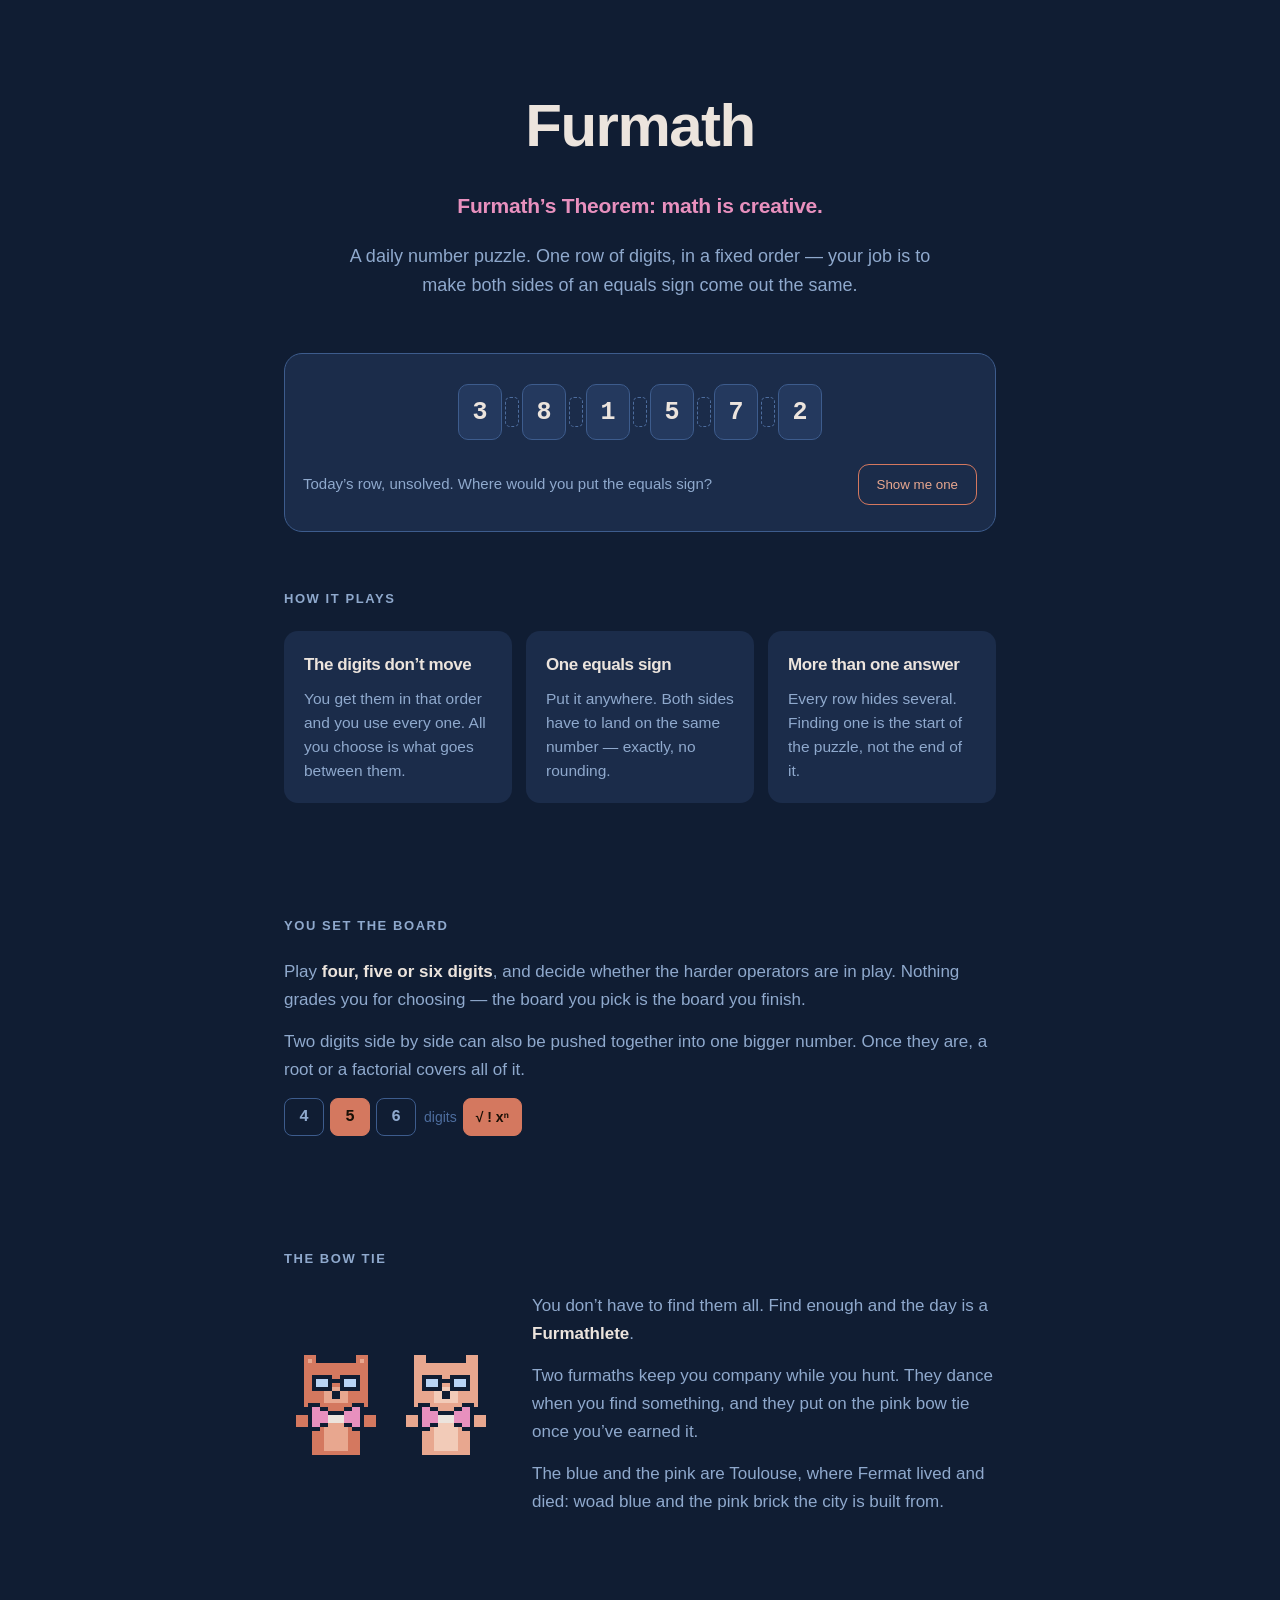
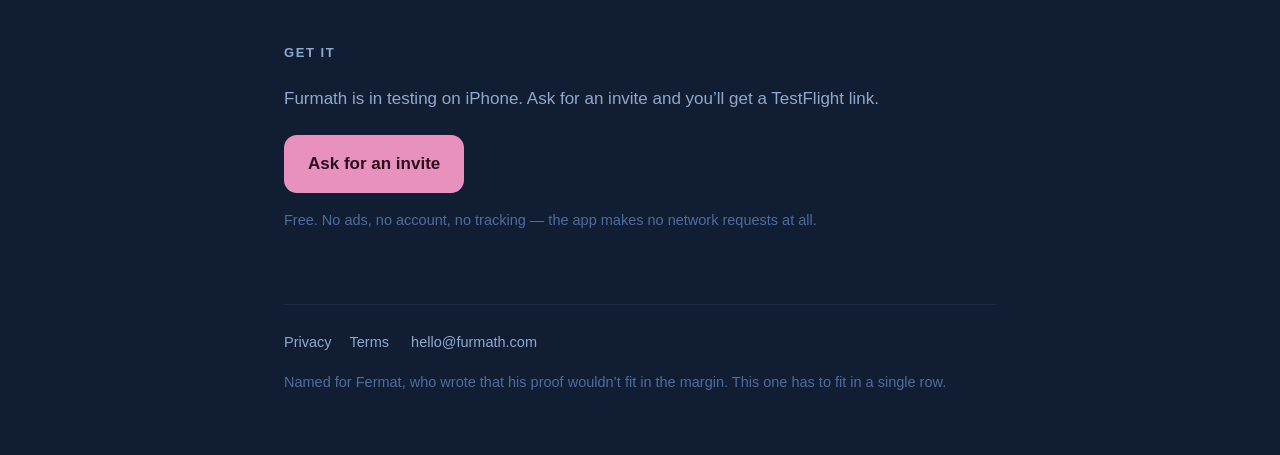
<file: index.html>
<!doctype html>
<html lang="en">
<head>
<meta charset="utf-8">
<meta name="viewport" content="width=device-width,initial-scale=1">
<title>Furmath — a daily number puzzle</title>
<meta name="description" content="One row of digits, fixed order. Add operators and one equals sign so both sides match. Each row hides more than one answer.">
<meta name="theme-color" content="#101D33">
<meta property="og:title" content="Furmath — Math is creative">
<meta property="og:description" content="A daily number puzzle. One row of digits, fixed order. Each row hides more than one answer.">
<meta property="og:type" content="website">
<meta property="og:url" content="https://furmath.com">
<meta property="og:image" content="https://furmath.com/og.png">
<meta property="og:image:width" content="1200">
<meta property="og:image:height" content="630">
<meta property="og:image:alt" content="Furmath — a row of digits with empty slots between them">
<meta property="og:site_name" content="Furmath">
<meta name="twitter:card" content="summary_large_image">
<meta name="twitter:image" content="https://furmath.com/og.png">
<link rel="icon" href="data:image/svg+xml,%3Csvg xmlns='http://www.w3.org/2000/svg' viewBox='0 0 32 32'%3E%3Crect width='32' height='32' rx='7' fill='%23101D33'/%3E%3Cpath d='M3 9 L14 14.5 L14 17.5 L3 23z' fill='%23E890BE'/%3E%3Cpath d='M29 9 L18 14.5 L18 17.5 L29 23z' fill='%23E890BE'/%3E%3Crect x='13' y='12.5' width='6' height='7' rx='1.5' fill='%23ECE4DD'/%3E%3C/svg%3E">
<link rel="stylesheet" href="_style.css">
</head>
<body>

<div class="wrap">

  <header class="hero">
    <h1 class="mark">Furmath</h1>
    <p class="theorem">Furmath&rsquo;s Theorem: math is creative.</p>
    <p class="desc">A daily number puzzle. One row of digits, in a fixed order —
       your job is to make both sides of an equals sign come out the same.</p>
  </header>

  <!-- The board, playing itself. Real digits, real solutions. -->
  <div class="board">
    <div class="row" id="row" aria-live="polite"></div>
    <div class="boardfoot">
      <span class="count" id="count">Today&rsquo;s row, unsolved. Where would you put the equals sign?</span>
      <button class="step" id="step">Show me one</button>
    </div>
  </div>

  <section>
    <h2>How it plays</h2>
    <div class="beats">
      <div class="beat">
        <h3>The digits don&rsquo;t move</h3>
        <p>You get them in that order and you use every one. All you choose is what
           goes between them.</p>
      </div>
      <div class="beat">
        <h3>One equals sign</h3>
        <p>Put it anywhere. Both sides have to land on the same number — exactly,
           no rounding.</p>
      </div>
      <div class="beat">
        <h3>More than one answer</h3>
        <p>Every row hides several. Finding one is the start of the puzzle, not the
           end of it.</p>
      </div>
    </div>
  </section>

  <section>
    <h2>You set the board</h2>
    <div class="split">
      <div class="text">
        <p>Play <strong>four, five or six digits</strong>, and decide whether the
           harder operators are in play. Nothing grades you for choosing — the board
           you pick is the board you finish.</p>
        <p>Two digits side by side can also be pushed together into one bigger number.
           Once they are, a root or a factorial covers all of it.</p>
        <div class="dial">
          <span class="key">4</span><span class="key on">5</span><span class="key">6</span>
          <span class="lbl">digits</span>
          <span class="key ops on">√ ! x&#8319;</span>
        </div>
      </div>
    </div>
  </section>

  <section>
    <h2>The bow tie</h2>
    <div class="split">
      <div class="pair" aria-hidden="true">
        <svg class="furmath" viewBox="0 0 26 32" shape-rendering="crispEdges" role="img">
          <g fill="#D4785F">
            <rect x="5" y="2" width="3" height="3"/><rect x="18" y="2" width="3" height="3"/>
            <rect x="5" y="4" width="16" height="11"/>
            <rect x="7" y="15" width="12" height="12"/>
            <rect x="3" y="17" width="4" height="3"/><rect x="19" y="17" width="4" height="3"/>
          </g>
          <g fill="#E8A78F">
            <rect x="6" y="3" width="1" height="1"/><rect x="19" y="3" width="1" height="1"/>
            <rect x="10" y="10" width="6" height="4"/>
            <rect x="10" y="17" width="6" height="9"/>
          </g>
          <g fill="#101D33">
            <rect x="7" y="7" width="5" height="4"/><rect x="14" y="7" width="5" height="4"/>
            <rect x="12" y="8" width="2" height="1"/>
            <rect x="12" y="11" width="2" height="2"/>
            <rect x="8" y="27" width="3" height="3"/><rect x="15" y="27" width="3" height="3"/>
          </g>
          <g fill="#B8D4F5">
            <rect x="8" y="8" width="3" height="2"/><rect x="15" y="8" width="3" height="2"/>
          </g>
          <g fill="#101D33">
            <rect x="6" y="14" width="3" height="7"/><rect x="8" y="15" width="3" height="5"/>
            <rect x="10" y="16" width="6" height="3"/>
            <rect x="15" y="15" width="3" height="5"/><rect x="17" y="14" width="3" height="7"/>
          </g>
          <g fill="#E890BE">
            <rect x="7" y="15" width="2" height="5"/><rect x="9" y="16" width="2" height="3"/>
            <rect x="15" y="16" width="2" height="3"/><rect x="17" y="15" width="2" height="5"/>
          </g>
          <g fill="#ECE4DD"><rect x="11" y="17" width="4" height="2"/></g>
        </svg>
        <svg class="furmath" viewBox="0 0 26 32" shape-rendering="crispEdges" role="img">
          <g fill="#E8A78F">
            <rect x="5" y="2" width="3" height="3"/><rect x="18" y="2" width="3" height="3"/>
            <rect x="5" y="4" width="16" height="11"/>
            <rect x="7" y="15" width="12" height="12"/>
            <rect x="3" y="17" width="4" height="3"/><rect x="19" y="17" width="4" height="3"/>
          </g>
          <g fill="#F2CBB8">
            <rect x="10" y="10" width="6" height="4"/>
            <rect x="10" y="17" width="6" height="9"/>
          </g>
          <g fill="#101D33">
            <rect x="7" y="7" width="5" height="4"/><rect x="14" y="7" width="5" height="4"/>
            <rect x="12" y="8" width="2" height="1"/>
            <rect x="12" y="11" width="2" height="2"/>
            <rect x="8" y="27" width="3" height="3"/><rect x="15" y="27" width="3" height="3"/>
          </g>
          <g fill="#B8D4F5">
            <rect x="8" y="8" width="3" height="2"/><rect x="15" y="8" width="3" height="2"/>
          </g>
          <g fill="#101D33">
            <rect x="6" y="14" width="3" height="7"/><rect x="8" y="15" width="3" height="5"/>
            <rect x="10" y="16" width="6" height="3"/>
            <rect x="15" y="15" width="3" height="5"/><rect x="17" y="14" width="3" height="7"/>
          </g>
          <g fill="#E890BE">
            <rect x="7" y="15" width="2" height="5"/><rect x="9" y="16" width="2" height="3"/>
            <rect x="15" y="16" width="2" height="3"/><rect x="17" y="15" width="2" height="5"/>
          </g>
          <g fill="#ECE4DD"><rect x="11" y="17" width="4" height="2"/></g>
        </svg>
      </div>
      <div class="text">
        <p>You don&rsquo;t have to find them all. Find enough and the day is a
           <strong>Furmathlete</strong>.</p>
        <p>Two furmaths keep you company while you hunt. They dance when you find
           something, and they put on the pink bow tie once you&rsquo;ve earned it.</p>
        <p>The blue and the pink are Toulouse, where Fermat lived and died: woad
           blue and the pink brick the city is built from.</p>
      </div>
    </div>
  </section>

  <section>
    <h2>Get it</h2>
    <p style="color:var(--dim);margin:0 0 22px">
      Furmath is in testing on iPhone. Ask for an invite and you&rsquo;ll get a
      TestFlight link.</p>
    <a class="cta" href="mailto:hello@furmath.com?subject=Furmath%20invite">
      Ask for an invite</a>
    <p class="quiet">Free. No ads, no account, no tracking — the app makes no
       network requests at all.</p>
  </section>

  <footer>
    <a href="/privacy">Privacy</a><a href="/terms">Terms</a>
    <a href="mailto:hello@furmath.com">hello@furmath.com</a>
    <p style="margin:16px 0 0">Named for Fermat, who wrote that his proof wouldn&rsquo;t
       fit in the margin. This one has to fit in a single row.</p>
  </footer>

</div>

<script>
// The row is a real board — 3 8 1 5 7 2 — and these are four of its real
// solutions, checked against the app's own solver.
const DIGITS = [3, 8, 1, 5, 7, 2];
const SOLUTIONS = [
  { note: "Arithmetic, nothing fancy.",
    t: ["3","=","8","−","1","+","5","−","7","−","2"] },
  { note: "1 and 5 pushed together into 15.",
    t: ["3","×","8","=","15*","+","7","+","2"] },
  { note: "3 and 8 pushed together into 38.",
    t: ["38*","=","1","+","5","×","7","+","2"] },
  { note: "With the harder operators in play.",
    t: ["3!","×","√81*","=","5","+","7^2"] },
];

const row = document.getElementById("row");
const count = document.getElementById("count");
const step = document.getElementById("step");
let shown = -1;

function cell(tok) {
  if (["+","−","×","÷","="].includes(tok)) {
    const s = document.createElement("span");
    s.className = "op" + (tok === "=" ? " eq" : "");
    s.textContent = tok;
    return s;
  }
  const d = document.createElement("span");
  const joined = tok.endsWith("*");
  let text = joined ? tok.slice(0, -1) : tok;
  d.className = "tile" + (joined ? " join" : "");
  if (text.startsWith("√")) { d.classList.add("radical"); text = text.slice(1); }
  const pow = text.split("^");
  if (pow.length === 2) {
    d.append(pow[0]);
    const sup = document.createElement("span");
    sup.className = "sup"; sup.textContent = pow[1];
    d.append(sup);
  } else {
    d.textContent = text;
  }
  return d;
}

function blank() {
  row.replaceChildren();
  DIGITS.forEach((n, i) => {
    row.append(cell(String(n)));
    if (i < DIGITS.length - 1) {
      const g = document.createElement("span");
      g.className = "gap";
      row.append(g);
    }
  });
  count.textContent = "Today’s row, unsolved. Where would you put the equals sign?";
  step.textContent = "Show me one";
}

function show(i) {
  const s = SOLUTIONS[i];
  row.replaceChildren(...s.t.map(cell));
  count.textContent = s.note + "  (" + (i + 1) + " of " + SOLUTIONS.length + ")";
  step.textContent = i === SOLUTIONS.length - 1 ? "Start over" : "Another one";
}

step.addEventListener("click", () => {
  shown += 1;
  if (shown >= SOLUTIONS.length) { shown = -1; blank(); return; }
  show(shown);
});

blank();
</script>
</body>
</html>
</file>
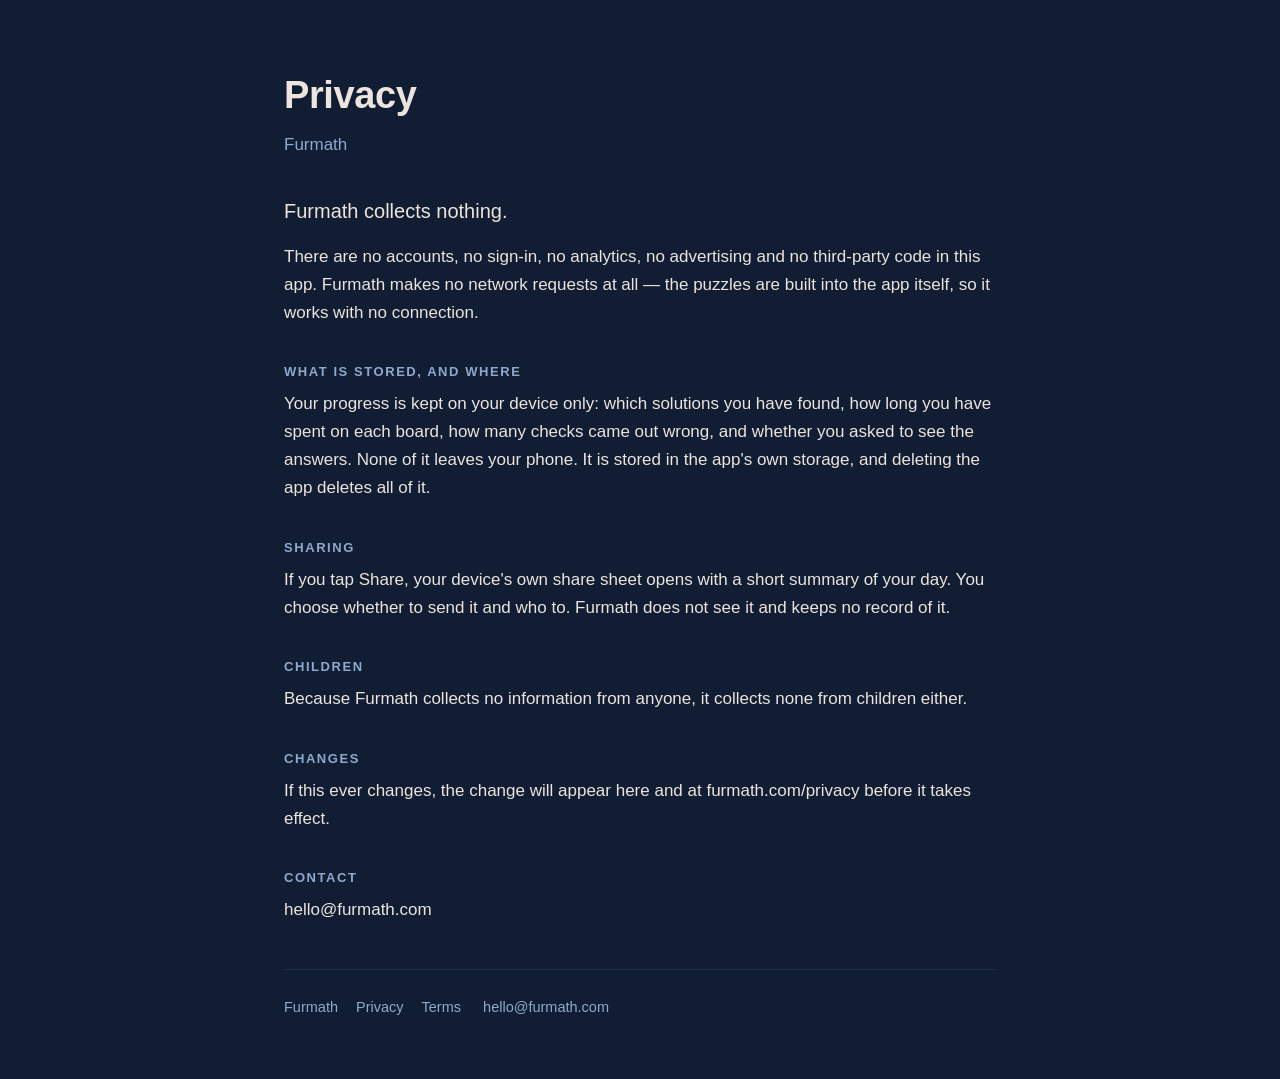
<file: privacy.html>
<!doctype html>
<html lang="en"><head><meta charset="utf-8">
<meta name="viewport" content="width=device-width,initial-scale=1">
<title>Furmath — Privacy</title>
<meta name="description" content="Furmath collects nothing. No accounts, no analytics, no network requests.">
<meta name="theme-color" content="#101D33">
<link rel="icon" href="data:image/svg+xml,%3Csvg xmlns='http://www.w3.org/2000/svg' viewBox='0 0 32 32'%3E%3Crect width='32' height='32' rx='7' fill='%23101D33'/%3E%3Cpath d='M3 9 L14 14.5 L14 17.5 L3 23z' fill='%23E890BE'/%3E%3Cpath d='M29 9 L18 14.5 L18 17.5 L29 23z' fill='%23E890BE'/%3E%3Crect x='13' y='12.5' width='6' height='7' rx='1.5' fill='%23ECE4DD'/%3E%3C/svg%3E">
<link rel="stylesheet" href="_style.css"></head>
<body><div class="wrap doc" style="padding-top:64px">
<h1>Privacy</h1><p class="sub">Furmath</p>
<p class="lede">Furmath collects nothing.</p>
<p>There are no accounts, no sign-in, no analytics, no advertising and no third-party code in this app. Furmath makes no network requests at all — the puzzles are built into the app itself, so it works with no connection.</p>
<h2>What is stored, and where</h2>
<p>Your progress is kept on your device only: which solutions you have found, how long you have spent on each board, how many checks came out wrong, and whether you asked to see the answers. None of it leaves your phone. It is stored in the app&#x27;s own storage, and deleting the app deletes all of it.</p>
<h2>Sharing</h2>
<p>If you tap Share, your device&#x27;s own share sheet opens with a short summary of your day. You choose whether to send it and who to. Furmath does not see it and keeps no record of it.</p>
<h2>Children</h2>
<p>Because Furmath collects no information from anyone, it collects none from children either.</p>
<h2>Changes</h2>
<p>If this ever changes, the change will appear here and at furmath.com/privacy before it takes effect.</p>
<h2>Contact</h2>
<p>hello@furmath.com</p>
<footer style="margin-top:44px">
<a href="/">Furmath</a><a href="/privacy">Privacy</a><a href="/terms">Terms</a>
<a href="mailto:hello@furmath.com">hello@furmath.com</a></footer>
</div></body></html>
</file>
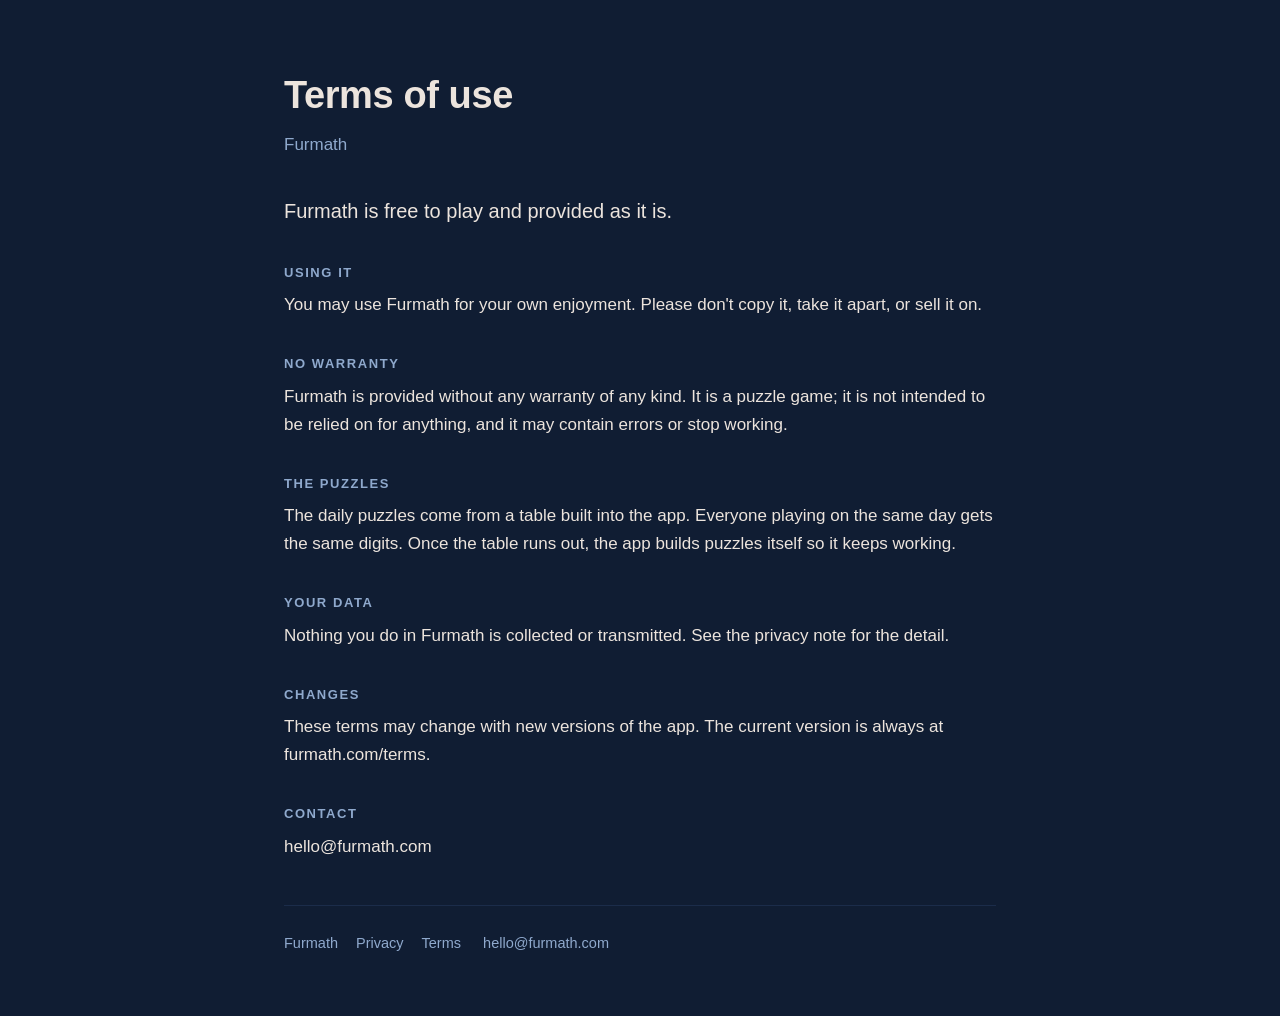
<file: terms.html>
<!doctype html>
<html lang="en"><head><meta charset="utf-8">
<meta name="viewport" content="width=device-width,initial-scale=1">
<title>Furmath — Terms of use</title>
<meta name="description" content="Furmath is free to play and provided as it is.">
<meta name="theme-color" content="#101D33">
<link rel="icon" href="data:image/svg+xml,%3Csvg xmlns='http://www.w3.org/2000/svg' viewBox='0 0 32 32'%3E%3Crect width='32' height='32' rx='7' fill='%23101D33'/%3E%3Cpath d='M3 9 L14 14.5 L14 17.5 L3 23z' fill='%23E890BE'/%3E%3Cpath d='M29 9 L18 14.5 L18 17.5 L29 23z' fill='%23E890BE'/%3E%3Crect x='13' y='12.5' width='6' height='7' rx='1.5' fill='%23ECE4DD'/%3E%3C/svg%3E">
<link rel="stylesheet" href="_style.css"></head>
<body><div class="wrap doc" style="padding-top:64px">
<h1>Terms of use</h1><p class="sub">Furmath</p>
<p class="lede">Furmath is free to play and provided as it is.</p>
<h2>Using it</h2>
<p>You may use Furmath for your own enjoyment. Please don&#x27;t copy it, take it apart, or sell it on.</p>
<h2>No warranty</h2>
<p>Furmath is provided without any warranty of any kind. It is a puzzle game; it is not intended to be relied on for anything, and it may contain errors or stop working.</p>
<h2>The puzzles</h2>
<p>The daily puzzles come from a table built into the app. Everyone playing on the same day gets the same digits. Once the table runs out, the app builds puzzles itself so it keeps working.</p>
<h2>Your data</h2>
<p>Nothing you do in Furmath is collected or transmitted. See the privacy note for the detail.</p>
<h2>Changes</h2>
<p>These terms may change with new versions of the app. The current version is always at furmath.com/terms.</p>
<h2>Contact</h2>
<p>hello@furmath.com</p>
<footer style="margin-top:44px">
<a href="/">Furmath</a><a href="/privacy">Privacy</a><a href="/terms">Terms</a>
<a href="mailto:hello@furmath.com">hello@furmath.com</a></footer>
</div></body></html>
</file>
<file: _style.css>
/* Toulouse: woad blue ground, pink brick accents — the two colours of the city
   Fermat lived in, and the app's palette exactly. */
:root{
  --bg:#101D33; --card:#1B2C4A; --tile:#24395E; --edge:#3D5C8D;
  --ink:#ECE4DD; --dim:#8FA9CD; --faint:#4D6D9E;
  --accent:#E8A78F; --brick:#D4785F; --good:#B8D4F5; --pink:#E890BE;
}
*{box-sizing:border-box}
html{scroll-behavior:smooth}
body{
  margin:0; background:var(--bg); color:var(--ink);
  font:17px/1.65 -apple-system,BlinkMacSystemFont,"Segoe UI",Helvetica,Arial,sans-serif;
  -webkit-font-smoothing:antialiased;
}
.wrap{max-width:760px;margin:0 auto;padding:0 24px}
a{color:var(--pink)}
h1,h2,h3{letter-spacing:-.4px}

/* hero */
.hero{padding:76px 0 12px;text-align:center}
.mark{font-size:60px;font-weight:800;margin:0;letter-spacing:-1.5px}
.theorem{
  margin:14px 0 0;font-size:21px;color:var(--pink);font-weight:600;letter-spacing:-.2px;
}
.desc{margin:18px auto 0;max-width:34em;color:var(--dim);font-size:18px}

/* the board */
.board{
  margin:40px auto 0;padding:26px 18px;background:var(--card);
  border:1px solid var(--edge);border-radius:18px;
}
.row{display:flex;align-items:center;justify-content:center;flex-wrap:wrap;gap:3px;min-height:64px}
.tile{
  background:var(--tile);border:1px solid var(--edge);border-radius:10px;
  min-width:44px;height:56px;padding:0 9px;display:flex;align-items:center;justify-content:center;
  font:700 25px/1 ui-monospace,SFMono-Regular,Menlo,monospace;color:var(--ink);
}
.tile.join{border-color:var(--brick)}
.op{width:26px;text-align:center;color:var(--accent);font-size:21px;font-weight:700}
.op.eq{color:var(--brick)}
.gap{
  width:14px;height:30px;border:1.5px dashed var(--faint);border-radius:5px;
}
.sup{font-size:15px;vertical-align:super;margin-left:1px}
.radical{position:relative;padding-left:4px}
.radical:before{content:"√";color:var(--brick);font-size:26px;margin-right:2px}
.boardfoot{
  display:flex;align-items:center;justify-content:space-between;gap:14px;
  margin-top:20px;flex-wrap:wrap
}
.count{color:var(--dim);font-size:15px}
button.step{
  appearance:none;border:1px solid var(--brick);background:transparent;color:var(--accent);
  font:600 15px/1 inherit;padding:12px 18px;border-radius:11px;cursor:pointer;
}
button.step:hover{background:var(--brick);color:#1a1006;border-color:var(--brick)}

/* sections */
section{padding:56px 0}
h2{font-size:13px;letter-spacing:.12em;text-transform:uppercase;color:var(--dim);margin:0 0 22px;font-weight:700}
.beats{display:grid;grid-template-columns:repeat(auto-fit,minmax(210px,1fr));gap:14px}
.beat{background:var(--card);border-radius:14px;padding:20px}
.beat h3{margin:0 0 7px;font-size:17px}
.beat p{margin:0;color:var(--dim);font-size:15.5px;line-height:1.55}
.split{display:flex;gap:34px;align-items:center;flex-wrap:wrap}
.split .text{flex:1 1 300px}
.split p{color:var(--dim);margin:0 0 14px}
.split p strong{color:var(--ink);font-weight:600}

/* the dial, drawn as it appears in the app */
.dial{display:flex;align-items:center;gap:6px;flex-wrap:wrap;margin-top:6px}
.key{
  border:1px solid var(--edge);border-radius:8px;height:38px;min-width:40px;
  display:flex;align-items:center;justify-content:center;padding:0 12px;
  font:800 16px/1 ui-monospace,Menlo,monospace;color:var(--dim);
}
.key.on{background:var(--brick);border-color:var(--brick);color:#1a1006}
.key.ops{font-family:inherit;font-size:14px}
.dial .lbl{color:var(--faint);font-size:14px;margin-left:2px}

/* furmaths */
.pair{display:flex;gap:6px;flex:0 0 auto}
.furmath{width:104px;height:128px;image-rendering:pixelated}

/* get it */
.cta{
  display:inline-flex;align-items:center;gap:10px;background:var(--pink);color:#2a0f1c;
  text-decoration:none;font-weight:700;padding:15px 24px;border-radius:13px;font-size:17px;
}
.cta:hover{filter:brightness(1.07)}
.quiet{color:var(--faint);font-size:14.5px;margin-top:16px}

footer{border-top:1px solid var(--card);padding:26px 0 60px;color:var(--faint);font-size:14.5px}
footer a{color:var(--dim);text-decoration:none;margin-right:18px}
footer a:hover{color:var(--pink)}

/* the legal pages */
.doc h1{font-size:38px;margin:0 0 4px}
.doc .sub{color:var(--dim);margin:0 0 36px}
.doc h2{margin:34px 0 8px}
.doc p{margin:0 0 15px;color:var(--ink)}
.doc .lede{font-size:20px}

@media (max-width:520px){
  .hero{padding:52px 0 8px}
  .mark{font-size:46px}
  .theorem{font-size:18px}
  .tile{min-width:36px;height:48px;font-size:21px;padding:0 7px}
  .op{width:21px;font-size:18px}
}
</file>
